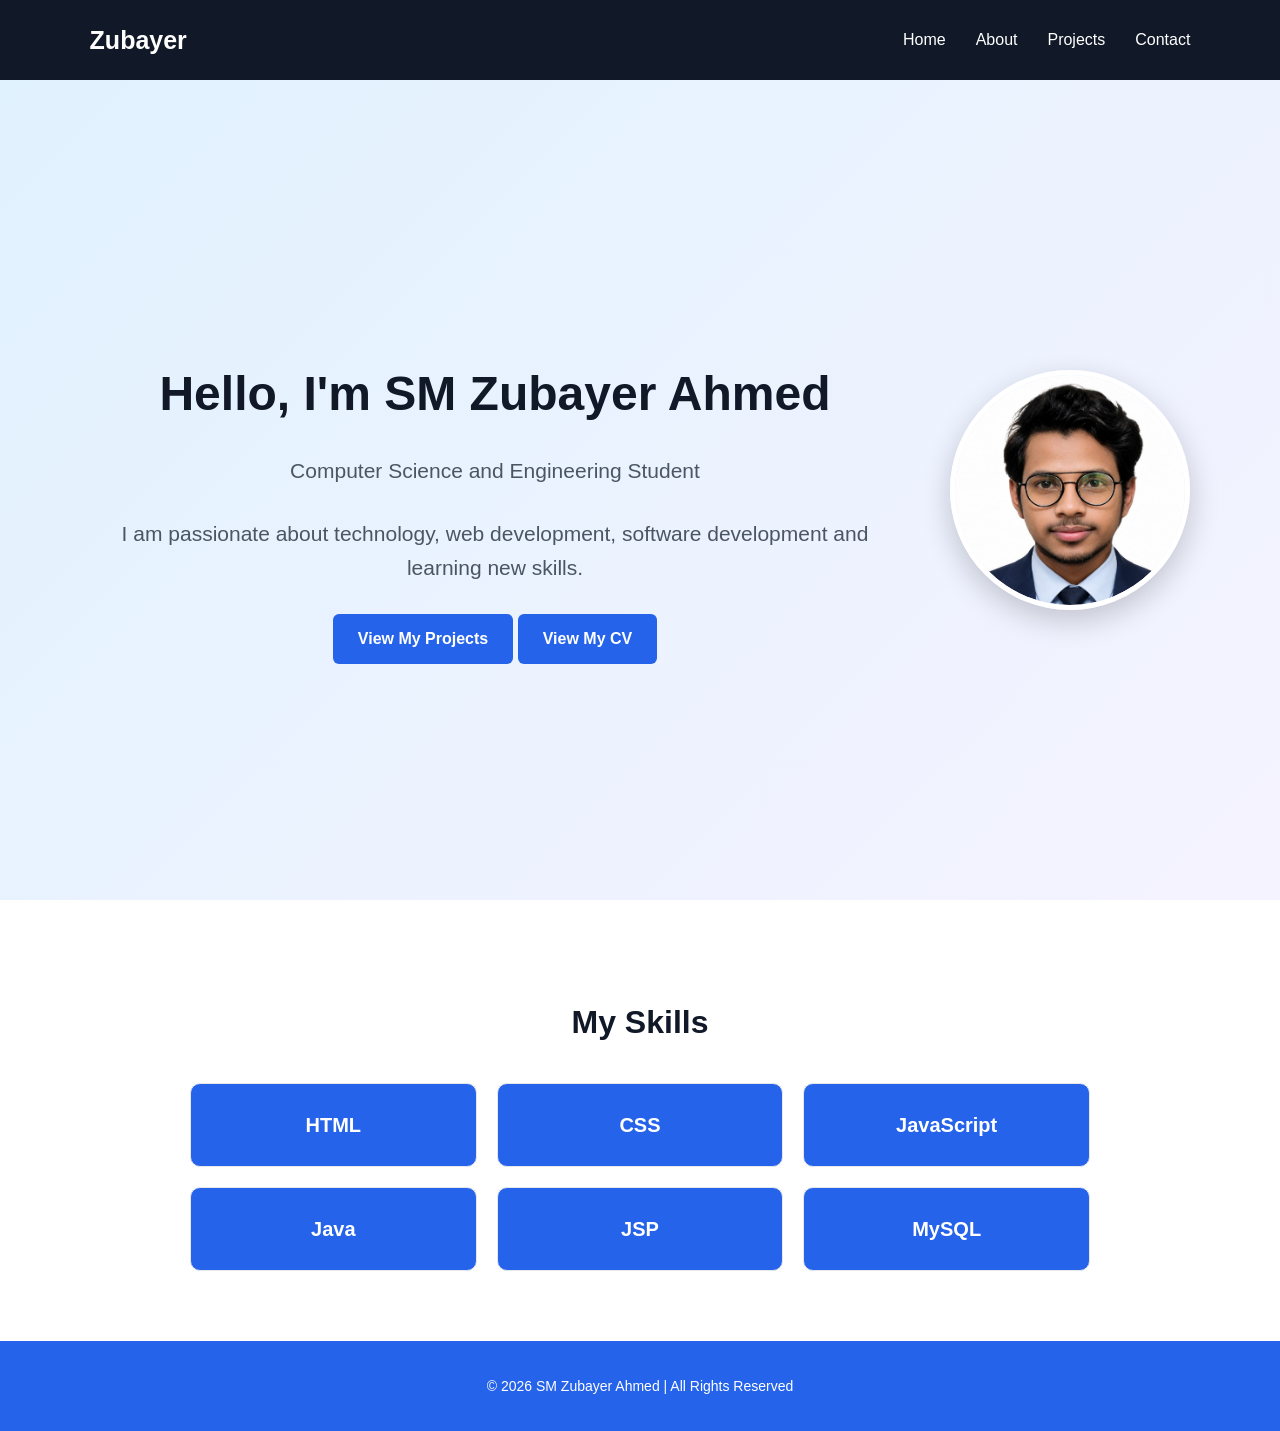
<file: index.html>
<!DOCTYPE html>
<html lang="en">

<head>

    <meta charset="UTF-8">
    <meta name="viewport" content="width=device-width, initial-scale=1.0">

    <title>SM Zubayer Ahmed | Portfolio</title>

    <link rel="stylesheet" href="style.css">

</head>

<body>

    <!-- Navigation -->

    <nav>

        <div class="logo">
            Zubayer
        </div>

        <ul>

            <li>
                <a href="index.html">Home</a>
            </li>

            <li>
                <a href="about.html">About</a>
            </li>

            <li>
                <a href="projects.html">Projects</a>
            </li>

            <li>
                <a href="contact.html">Contact</a>
            </li>

        </ul>

    </nav>


    <!-- Hero Section -->

    <section class="hero">

        <div class="hero-content">

            <!-- Left Side -->

            <div class="hero-text">

                <h1>
                    Hello, I'm SM Zubayer Ahmed
                </h1>

                <p>
                    Computer Science and Engineering Student
                </p>

                <p>
                    I am passionate about technology, web development,
                    software development and learning new skills.
                </p>


                <div class="hero-buttons">

                    <a href="projects.html" class="btn">
                        View My Projects
                    </a>

                    <a href="SM_Zubayer_Ahmed_Professional_CV_Designed.pdf"
                       class="btn"> 
                       View My CV
                    </a>
                       
                        
                    </a>

                </div>

            </div>


            <!-- Right Side -->

            <div class="hero-photo">

                <img
                    src="assets/profile (2).jpg"
                    alt="SM Zubayer Ahmed"
                >

            </div>

        </div>

    </section>


    <!-- Skills -->

    <section class="skills">

        <h2>My Skills</h2>

        <div class="skill-box">

            <div class="card">HTML</div>

            <div class="card">CSS</div>

            <div class="card">JavaScript</div>

            <div class="card">Java</div>

            <div class="card">JSP</div>

            <div class="card">MySQL</div>

        </div>

    </section>


    <!-- Footer -->

    <footer>

        <p>
            © 2026 SM Zubayer Ahmed | All Rights Reserved
        </p>

    </footer>


    <script src="script.js"></script>

</body>

</html>
</file>
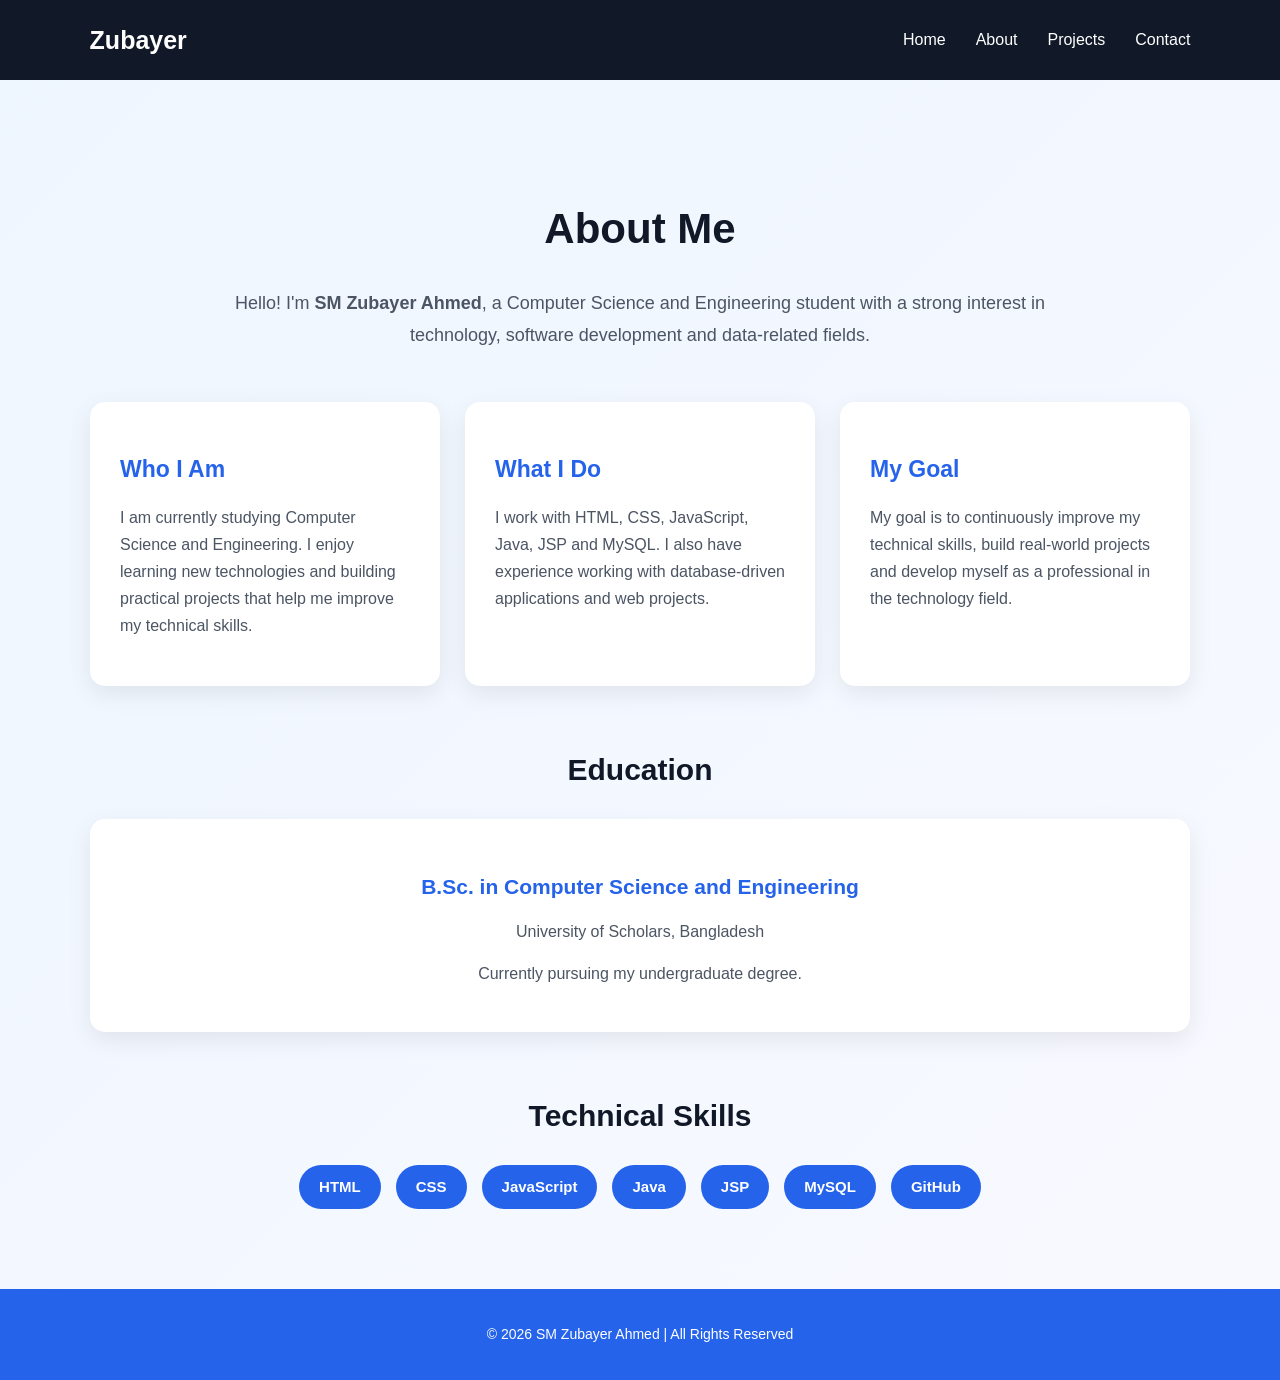
<file: about.html>
<!DOCTYPE html>
<html lang="en">

<head>
    <meta charset="UTF-8">
    <meta name="viewport" content="width=device-width, initial-scale=1.0">

    <title>About | SM Zubayer Ahmed</title>

    <link rel="stylesheet" href="style.css">
</head>

<body>

    <!-- Navigation -->

    <nav>

        <div class="logo">
            Zubayer
        </div>

        <ul>

            <li><a href="index.html">Home</a></li>
            <li><a href="about.html">About</a></li>
            <li><a href="projects.html">Projects</a></li>
            <li><a href="contact.html">Contact</a></li>

        </ul>

    </nav>


    <!-- About Section -->

    <section class="about-section">

        <div class="about-container">

            <h1>About Me</h1>

            <p class="about-intro">
                Hello! I'm <strong>SM Zubayer Ahmed</strong>, a Computer Science
                and Engineering student with a strong interest in technology,
                software development and data-related fields.
            </p>


            <div class="about-grid">

                <div class="about-card">

                    <h2>Who I Am</h2>

                    <p>
                        I am currently studying Computer Science and Engineering.
                        I enjoy learning new technologies and building practical
                        projects that help me improve my technical skills.
                    </p>

                </div>


                <div class="about-card">

                    <h2>What I Do</h2>

                    <p>
                        I work with HTML, CSS, JavaScript, Java, JSP and MySQL.
                        I also have experience working with database-driven
                        applications and web projects.
                    </p>

                </div>


                <div class="about-card">

                    <h2>My Goal</h2>

                    <p>
                        My goal is to continuously improve my technical skills,
                        build real-world projects and develop myself as a
                        professional in the technology field.
                    </p>

                </div>

            </div>


            <!-- Education -->

            <div class="education">

                <h2>Education</h2>

                <div class="education-card">

                    <h3>B.Sc. in Computer Science and Engineering</h3>

                    <p>
                        University of Scholars, Bangladesh
                    </p>

                    <p>
                        Currently pursuing my undergraduate degree.
                    </p>

                </div>

            </div>


            <!-- Skills -->

            <div class="about-skills">

                <h2>Technical Skills</h2>

                <div class="skill-list">

                    <span>HTML</span>
                    <span>CSS</span>
                    <span>JavaScript</span>
                    <span>Java</span>
                    <span>JSP</span>
                    <span>MySQL</span>
                    <span>GitHub</span>

                </div>

            </div>

        </div>

    </section>


    <!-- Footer -->

    <footer>

        <p>
            © 2026 SM Zubayer Ahmed | All Rights Reserved
        </p>

    </footer>


    <script src="script.js"></script>

</body>

</html>
</file>
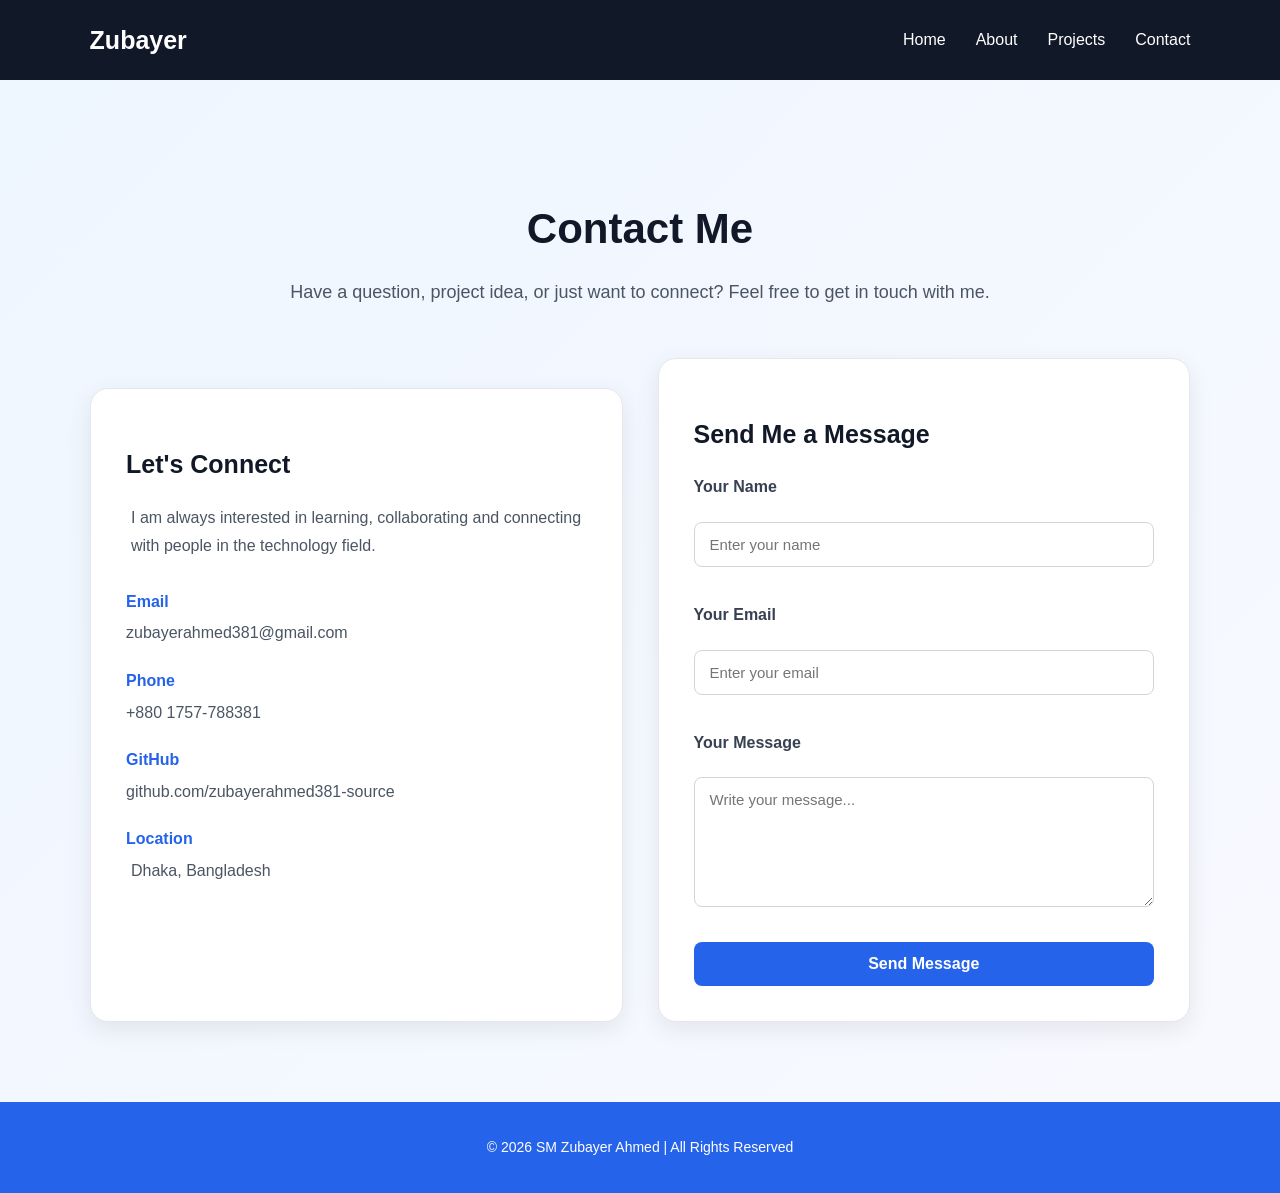
<file: contact.html>
<!DOCTYPE html>
<html lang="en">

<head>

    <meta charset="UTF-8">
    <meta name="viewport" content="width=device-width, initial-scale=1.0">

    <title>Contact | SM Zubayer Ahmed</title>

    <link rel="stylesheet" href="style.css">

</head>

<body>

    <!-- Navigation -->

    <nav>

        <div class="logo">
            Zubayer
        </div>

        <ul>

            <li><a href="index.html">Home</a></li>
            <li><a href="about.html">About</a></li>
            <li><a href="projects.html">Projects</a></li>
            <li><a href="contact.html">Contact</a></li>

        </ul>

    </nav>


    <!-- Contact Section -->

    <section class="contact-section">

        <div class="contact-container">

            <h1>Contact Me</h1>

            <p class="contact-intro">
                Have a question, project idea, or just want to connect?
                Feel free to get in touch with me.
            </p>


            <div class="contact-content">


                <!-- Contact Information -->

                <div class="contact-info">

                    <h2>Let's Connect</h2>

                    <p>
                        I am always interested in learning, collaborating
                        and connecting with people in the technology field.
                    </p>


                    <div class="contact-item">

                        <strong>Email</strong>

                        <a href="mailto:zubayerahmed381@gmail.com">
                            zubayerahmed381@gmail.com
                        </a>

                    </div>


                    <div class="contact-item">

                        <strong>Phone</strong>

                        <a href="tel:+8801757-788381">
                            +880 1757-788381
                        </a>

                    </div>


                    <div class="contact-item">

                        <strong>GitHub</strong>

                        <a href="https://github.com/zubayerahmed381-source"
                           target="_blank">

                            github.com/zubayerahmed381-source

                        </a>

                    </div>


                    <div class="contact-item">

                        <strong>Location</strong>

                        <p>
                            Dhaka, Bangladesh
                        </p>

                    </div>

                </div>


                <!-- Contact Form -->

                <div class="contact-form">

                    <h2>Send Me a Message</h2>

                    <form action="mailto:zubayerahmed381@gmail.com"
                          method="post"
                          enctype="text/plain">

                        <label for="name">
                            Your Name
                        </label>

                        <input
                            type="text"
                            id="name"
                            name="Name"
                            placeholder="Enter your name"
                            required
                        >


                        <label for="email">
                            Your Email
                        </label>

                        <input
                            type="email"
                            id="email"
                            name="Email"
                            placeholder="Enter your email"
                            required
                        >


                        <label for="message">
                            Your Message
                        </label>

                        <textarea
                            id="message"
                            name="Message"
                            rows="6"
                            placeholder="Write your message..."
                            required
                        ></textarea>


                        <button type="submit">
                            Send Message
                        </button>

                    </form>

                </div>

            </div>

        </div>

    </section>


    <!-- Footer -->

    <footer>

        <p>
            © 2026 SM Zubayer Ahmed | All Rights Reserved
        </p>

    </footer>


    <script src="script.js"></script>

</body>

</html>
</file>
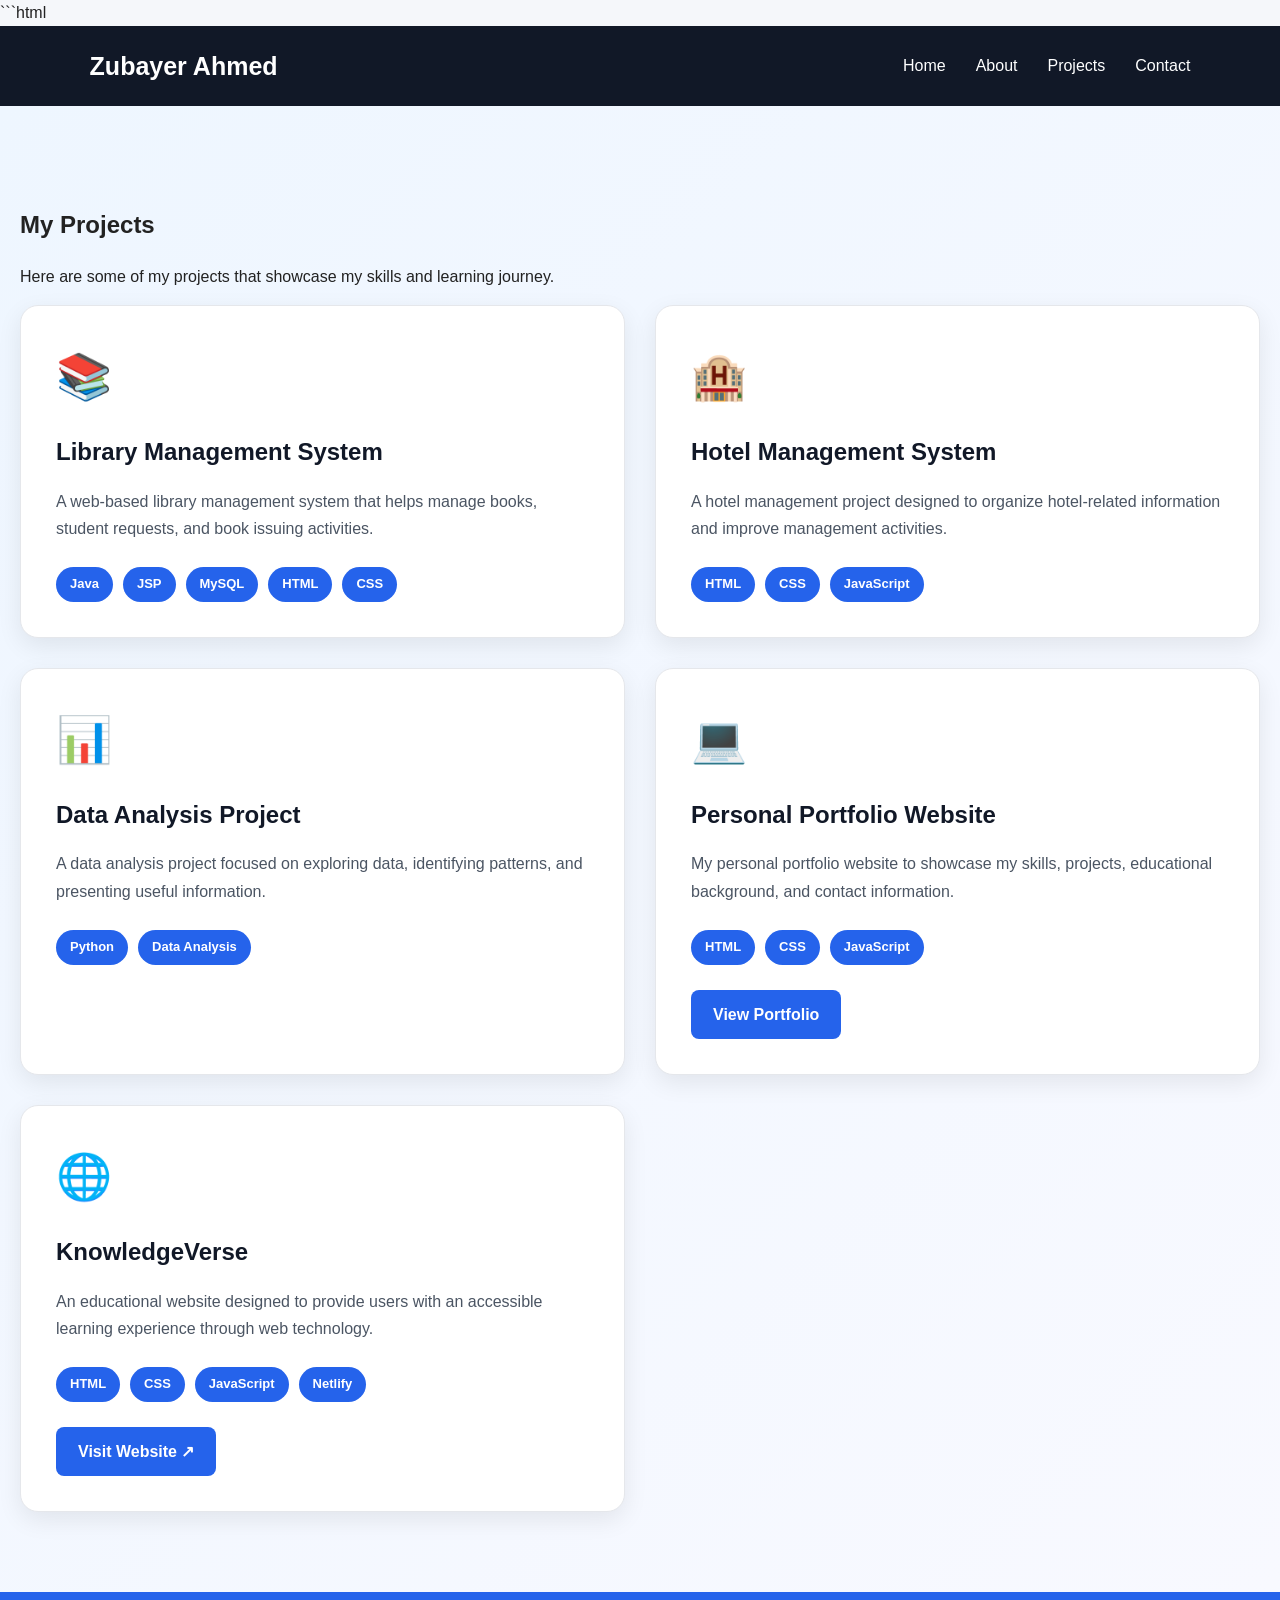
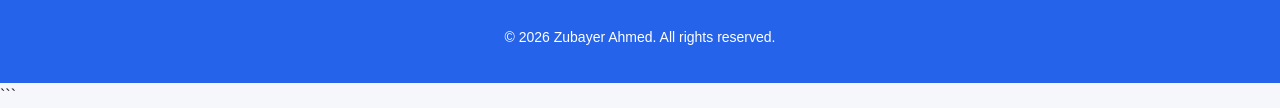
<file: projects.html>
```html
<!DOCTYPE html>
<html lang="en">
<head>
    <meta charset="UTF-8">
    <meta name="viewport" content="width=device-width, initial-scale=1.0">

    <title>My Projects | Zubayer Ahmed</title>

    <link rel="stylesheet" href="style.css">
</head>

<body>

    <!-- Navigation -->
    <nav class="navbar">
        <div class="logo">Zubayer Ahmed</div>

        <ul class="nav-links">
            <li><a href="index.html">Home</a></li>
            <li><a href="index.html#about">About</a></li>
            <li><a href="projects.html" class="active">Projects</a></li>
            <li><a href="index.html#contact">Contact</a></li>
        </ul>
    </nav>

    <!-- Projects Section -->
    <section class="projects-section">

        <div class="section-heading">
            <h1>My Projects</h1>
            <p>
                Here are some of my projects that showcase
                my skills and learning journey.
            </p>
        </div>

        <div class="projects-grid">

            <!-- Project 1 -->
            <div class="project-card">
                <div class="project-icon">📚</div>

                <h2>Library Management System</h2>

                <p>
                    A web-based library management system
                    that helps manage books, student requests,
                    and book issuing activities.
                </p>

                <div class="project-tech">
                    <span>Java</span>
                    <span>JSP</span>
                    <span>MySQL</span>
                    <span>HTML</span>
                    <span>CSS</span>
                </div>
            </div>

            <!-- Project 2 -->
            <div class="project-card">
                <div class="project-icon">🏨</div>

                <h2>Hotel Management System</h2>

                <p>
                    A hotel management project designed
                    to organize hotel-related information
                    and improve management activities.
                </p>

                <div class="project-tech">
                    <span>HTML</span>
                    <span>CSS</span>
                    <span>JavaScript</span>
                </div>
            </div>

            <!-- Project 3 -->
            <div class="project-card">
                <div class="project-icon">📊</div>

                <h2>Data Analysis Project</h2>

                <p>
                    A data analysis project focused on
                    exploring data, identifying patterns,
                    and presenting useful information.
                </p>

                <div class="project-tech">
                    <span>Python</span>
                    <span>Data Analysis</span>
                </div>
            </div>

            <!-- Project 4 -->
            <div class="project-card">
                <div class="project-icon">💻</div>

                <h2>Personal Portfolio Website</h2>

                <p>
                    My personal portfolio website to
                    showcase my skills, projects,
                    educational background, and contact information.
                </p>

                <div class="project-tech">
                    <span>HTML</span>
                    <span>CSS</span>
                    <span>JavaScript</span>
                </div>

                <div class="project-buttons">
                    <a href="index.html" class="btn">
                        View Portfolio
                    </a>
                </div>
            </div>

            <!-- Project 5: KnowledgeVerse -->
            <div class="project-card">
                <div class="project-icon">🌐</div>

                <h2>KnowledgeVerse</h2>

                <p>
                    An educational website designed to provide
                    users with an accessible learning experience
                    through web technology.
                </p>

                <div class="project-tech">
                    <span>HTML</span>
                    <span>CSS</span>
                    <span>JavaScript</span>
                    <span>Netlify</span>
                </div>

                <div class="project-buttons">
                    <a
                        href="https://knowledge-zubayer.netlify.app/"
                        class="btn"
                        target="_blank"
                        rel="noopener noreferrer"
                    >
                        Visit Website ↗
                    </a>
                </div>
            </div>

        </div>
    </section>

    <!-- Footer -->
    <footer class="footer">
        <p>
            &copy; 2026 Zubayer Ahmed.
            All rights reserved.
        </p>
    </footer>

</body>
</html>
```
</file>
<file: style.css>
```css
/* ==============================
   General Settings
================================= */

* {
    margin: 0;
    padding: 0;
    box-sizing: border-box;
}

html {
    scroll-behavior: smooth;
}

body {
    font-family: Arial, Helvetica, sans-serif;
    background-color: #f5f7fa;
    color: #222;
    line-height: 1.6;
}


/* ==============================
   Navigation Bar
================================= */

nav {
    width: 100%;
    background-color: #111827;
    color: white;

    display: flex;
    justify-content: space-between;
    align-items: center;

    padding: 18px 8%;
}

.logo {
    font-size: 25px;
    font-weight: bold;
}

nav ul {
    list-style: none;

    display: flex;
    gap: 30px;
}

nav ul li a {
    color: white;
    text-decoration: none;
    font-size: 16px;

    transition: 0.3s;
}

nav ul li a:hover {
    color: #38bdf8;
}


/* ==============================
   Hero Section
================================= */

.hero {
    min-height: 80vh;

    display: flex;
    flex-direction: column;

    justify-content: center;
    align-items: center;

    text-align: center;

    padding: 40px 20px;

    background: linear-gradient(
        135deg,
        #e0f2fe,
        #f5f3ff
    );
}

.hero h1 {
    font-size: 48px;
    margin-bottom: 15px;
    color: #111827;
}

.hero p {
    font-size: 21px;
    color: #4b5563;
    margin-bottom: 30px;
}


/* ==============================
   Button
================================= */

.btn {
    display: inline-block;

    background-color: #2563eb;
    color: white;

    text-decoration: none;

    padding: 12px 25px;

    border-radius: 6px;

    font-size: 16px;
    font-weight: bold;

    transition: 0.3s;
}

.btn:hover {
    background-color: #1d4ed8;
    transform: translateY(-2px);
}


/* ==============================
   Skills Section
================================= */

.skills {
    padding: 70px 8%;

    text-align: center;

    background-color: white;
     
}

.skills h2 {
    font-size: 32px;

    margin-bottom: 35px;

    color: #111827;
}

.skill-box {
    display: grid;

    grid-template-columns: repeat(3, 1fr);

    gap: 20px;

    max-width: 900px;

    margin: auto;
}

.card {
    
     background: #2563eb;

    border: 1px solid #e5e7eb;

    padding: 25px;

    border-radius: 10px;

    font-size: 20px;

    font-weight: bold;
 color:white;
    transition: 0.3s;
}

.card:hover {
    transform: translateY(-5px);

    box-shadow: 0 10px 25px rgba(0, 0, 0, 0.08);

    border-color: #2563eb;
}


/* ==============================
   Footer
================================= */

footer {
    background-color: #111827;
     background: #2563eb;

    color: white;

    text-align: center;

    padding: 20px;
}

footer p {
    font-size: 14px;
}


/* ==============================
   Responsive Design
================================= */

@media (max-width: 768px) {

    nav {
        flex-direction: column;

        gap: 15px;

        padding: 20px;
    }

    nav ul {
        gap: 15px;

        flex-wrap: wrap;

        justify-content: center;
    }

    .hero h1 {
        font-size: 35px;
    }

    .hero p {
        font-size: 18px;
    }

    .skill-box {
        grid-template-columns: 1fr;
    }

}


/* ==============================
   Small Mobile Devices
================================= */

@media (max-width: 480px) {

    .hero h1 {
        font-size: 28px;
    }

    .hero p {
        font-size: 16px;
    }

    nav ul li a {
        font-size: 14px;
    }

}
```
/* ==============================
   Contact Form
================================= */

.contact-form {
    max-width: 600px;
    margin: 0 auto 40px;
}

.contact-form form {
    display: flex;
    flex-direction: column;
    gap: 15px;
}

.contact-form input,
.contact-form textarea {
    width: 100%;
    padding: 14px;

    border: 1px solid #d1d5db;

    border-radius: 6px;

    font-size: 16px;

    font-family: Arial, Helvetica, sans-serif;

    outline: none;
}

.contact-form input:focus,
.contact-form textarea:focus {
    border-color: #2563eb;
}

.contact-form textarea {
    resize: vertical;
}

.contact-form button {
    border: none;
    cursor: pointer;
}

.contact-info {
    margin-top: 30px;
}

.contact-info h3 {
    margin-bottom: 10px;
}

.contact-info p {
    margin: 5px;
}
/* Professional Profile Photo */


/* Final Hero Layout Fix */

.hero {
    padding: 80px 20px;
}

.hero-content {
    max-width: 1100px;
    margin: auto;
    display: flex;
    align-items: center;
    justify-content: space-between;
    gap: 60px;
}

.hero-text {
    flex: 1;
}

.hero-photo {
    flex-shrink: 0;
}

.hero-photo img {
    width: 220px;
    height: 220px;
    object-fit: cover;
    object-position: center top;
    border-radius: 50%;
    border: 5px solid white;
    box-shadow: 0 8px 25px rgba(0, 0, 0, 0.25);
}

/* Mobile Responsive */

@media (max-width: 768px) {

    .hero-content {
        flex-direction: column;
        text-align: center;
    }

    .hero-photo {
        order: -1;
    }

    .hero-photo img {
        width: 180px;
        height: 180px;
    }

    nav ul {
        gap: 12px;
    }

}
/* =========================================
   ABOUT PAGE
   ========================================= */

.about-section {
    min-height: 100vh;
    padding: 80px 20px;
    background: linear-gradient(135deg, #eef6ff, #f8f9ff);
}

.about-container {
    max-width: 1100px;
    margin: auto;
}

.about-container > h1 {
    text-align: center;
    font-size: 42px;
    margin-bottom: 25px;
    color: #111827;
}

.about-intro {
    max-width: 850px;
    margin: 0 auto 50px;
    text-align: center;
    font-size: 18px;
    line-height: 1.8;
    color: #4b5563;
}


/* About Cards */

.about-grid {
    display: grid;
    grid-template-columns: repeat(3, 1fr);
    gap: 25px;
}

.about-card {
    background: white;
    padding: 30px;
    border-radius: 15px;
    box-shadow: 0 8px 25px rgba(0, 0, 0, 0.08);
    transition: transform 0.3s ease, box-shadow 0.3s ease;
}

.about-card:hover {
    transform: translateY(-8px);
    box-shadow: 0 15px 35px rgba(0, 0, 0, 0.12);
}

.about-card h2 {
    color: #2563eb;
    margin-bottom: 15px;
    font-size: 23px;
}

.about-card p {
    color: #4b5563;
    line-height: 1.7;
    font-size: 16px;
}


/* Education */

.education {
    margin-top: 60px;
}

.education > h2,
.about-skills > h2 {
    text-align: center;
    font-size: 30px;
    margin-bottom: 25px;
    color: #111827;
}

.education-card {
    background: white;
    padding: 30px;
    border-radius: 15px;
    text-align: center;
    box-shadow: 0 8px 25px rgba(0, 0, 0, 0.08);
}

.education-card h3 {
    color: #2563eb;
    font-size: 21px;
    margin-bottom: 12px;
}

.education-card p {
    color: #4b5563;
    line-height: 1.6;
}


/* Technical Skills */

.about-skills {
    margin-top: 60px;
}

.skill-list {
    display: flex;
    justify-content: center;
    flex-wrap: wrap;
    gap: 15px;
}

.skill-list span {
    background: #2563eb;
    color: white;
    padding: 10px 20px;
    border-radius: 25px;
    font-size: 15px;
    font-weight: 600;
    transition: transform 0.3s ease;
}

.skill-list span:hover {
    transform: translateY(-4px);
}


/* Mobile Responsive */

@media (max-width: 768px) {

    .about-section {
        padding: 60px 20px;
    }

    .about-container > h1 {
        font-size: 34px;
    }

    .about-grid {
        grid-template-columns: 1fr;
    }

    .about-intro {
        font-size: 16px;
    }

    .education-card {
        padding: 25px 20px;
    }

    .education-card h3 {
        font-size: 19px;
    }

}
/* =========================================
   PROJECTS PAGE
   ========================================= */

.projects-section {
    min-height: 100vh;
    padding: 80px 20px;
    background: linear-gradient(135deg, #eef6ff, #f8f9ff);
}

.projects-container {
    max-width: 1100px;
    margin: auto;
}

.projects-container > h1 {
    text-align: center;
    font-size: 42px;
    color: #111827;
    margin-bottom: 15px;
}

.projects-intro {
    text-align: center;
    max-width: 750px;
    margin: 0 auto 50px;
    color: #4b5563;
    font-size: 18px;
    line-height: 1.7;
}


/* Project Grid */

.projects-grid {
    display: grid;
    grid-template-columns: repeat(2, 1fr);
    gap: 30px;
}


/* Project Card */

.project-card {
    background: white;
    padding: 35px;
    border-radius: 18px;
    box-shadow: 0 8px 25px rgba(0, 0, 0, 0.08);
    transition: transform 0.3s ease, box-shadow 0.3s ease;
    border: 1px solid #e5e7eb;
}

.project-card:hover {
    transform: translateY(-8px);
    box-shadow: 0 18px 40px rgba(0, 0, 0, 0.12);
}


/* Project Icon */

.project-icon {
    font-size: 45px;
    margin-bottom: 20px;
}


/* Project Title */

.project-card h2 {
    color: #111827;
    font-size: 24px;
    margin-bottom: 15px;
}


/* Project Description */

.project-card p {
    color: #4b5563;
    font-size: 16px;
    line-height: 1.7;
    margin-bottom: 25px;
}


/* Technology Tags */

.project-tech {
    display: flex;
    flex-wrap: wrap;
    gap: 10px;
}

.project-tech span {
    background: #2563eb;
    color: white;
    padding: 7px 14px;
    border-radius: 20px;
    font-size: 13px;
    font-weight: 600;
}


/* Mobile Responsive */

@media (max-width: 768px) {

    .projects-section {
        padding: 60px 20px;
    }

    .projects-container > h1 {
        font-size: 34px;
    }

    .projects-intro {
        font-size: 16px;
    }

    .projects-grid {
        grid-template-columns: 1fr;
    }

    .project-card {
        padding: 28px;
    }

}
/* =========================================
   CONTACT PAGE
   ========================================= */

.contact-section {
    min-height: 100vh;
    padding: 80px 20px;
    background: linear-gradient(135deg, #eef6ff, #f8f9ff);
}

.contact-container {
    max-width: 1100px;
    margin: auto;
}

.contact-container > h1 {
    text-align: center;
    font-size: 42px;
    color: #111827;
    margin-bottom: 15px;
}

.contact-intro {
    max-width: 700px;
    margin: 0 auto 50px;
    text-align: center;
    color: #4b5563;
    font-size: 18px;
    line-height: 1.7;
}


/* Contact Layout */

.contact-content {
    display: grid;
    grid-template-columns: 1fr 1fr;
    gap: 35px;
}


/* Contact Information */

.contact-info,
.contact-form {
    background: white;
    padding: 35px;
    border-radius: 18px;
    box-shadow: 0 8px 25px rgba(0, 0, 0, 0.08);
    border: 1px solid #e5e7eb;
}

.contact-info h2,
.contact-form h2 {
    color: #111827;
    font-size: 25px;
    margin-bottom: 20px;
}

.contact-info > p {
    color: #4b5563;
    line-height: 1.7;
    margin-bottom: 30px;
}


/* Contact Items */

.contact-item {
    margin-bottom: 22px;
}

.contact-item strong {
    display: block;
    color: #2563eb;
    margin-bottom: 6px;
}

.contact-item a,
.contact-item p {
    color: #4b5563;
    text-decoration: none;
    line-height: 1.6;
}

.contact-item a:hover {
    color: #2563eb;
}


/* Contact Form */

.contact-form form {
    display: flex;
    flex-direction: column;
}

.contact-form label {
    margin-bottom: 7px;
    color: #374151;
    font-weight: 600;
}

.contact-form input,
.contact-form textarea {
    width: 100%;
    padding: 13px 15px;
    margin-bottom: 20px;
    border: 1px solid #d1d5db;
    border-radius: 8px;
    font-family: inherit;
    font-size: 15px;
    outline: none;
    box-sizing: border-box;
    transition: border-color 0.3s ease,
                box-shadow 0.3s ease;
}

.contact-form input:focus,
.contact-form textarea:focus {
    border-color: #2563eb;
    box-shadow: 0 0 0 3px rgba(37, 99, 235, 0.12);
}

.contact-form textarea {
    resize: vertical;
}


/* Send Button */

.contact-form button {
    padding: 13px 20px;
    background: #2563eb;
    color: white;
    border: none;
    border-radius: 8px;
    font-size: 16px;
    font-weight: 600;
    cursor: pointer;
    transition: background 0.3s ease,
                transform 0.3s ease;
}

.contact-form button:hover {
    background: #1d4ed8;
    transform: translateY(-2px);
}


/* Mobile Responsive */

@media (max-width: 768px) {

    .contact-section {
        padding: 60px 20px;
    }

    .contact-container > h1 {
        font-size: 34px;
    }

    .contact-intro {
        font-size: 16px;
    }

    .contact-content {
        grid-template-columns: 1fr;
    }

    .contact-info,
    .contact-form {
        padding: 28px 22px;
    }

}
/* =========================================
   FINAL RESPONSIVE & OVERFLOW FIX
   ========================================= */

/* Prevent horizontal scrolling */

html,
body {
    width: 100%;
    max-width: 100%;
    overflow-x: hidden;
    margin: 0;
    padding: 0;
    box-sizing: border-box;
}

*,
*::before,
*::after {
    box-sizing: border-box;
}


/* =========================================
   NAVIGATION FIX
   ========================================= */

nav {
    width: 100%;
    max-width: 100%;
    padding: 20px 7%;
    display: flex;
    align-items: center;
    justify-content: space-between;
    gap: 20px;
}

nav ul {
    display: flex;
    align-items: center;
    justify-content: flex-end;
    gap: 30px;
    margin: 0;
    padding: 0;
    list-style: none;
    flex-wrap: wrap;
}

nav ul li {
    white-space: nowrap;
}

nav ul li a {
    text-decoration: none;
}


/* =========================================
   HOME HERO FIX
   ========================================= */

.hero {
    width: 100%;
    max-width: 100%;
    min-height: calc(100vh - 80px);
    padding: 70px 20px;
    display: flex;
    align-items: center;
    justify-content: center;
}

.hero-content {
    width: 100%;
    max-width: 1100px;
    margin: 0 auto;

    display: flex;
    align-items: center;
    justify-content: space-between;

    gap: 50px;
}

.hero-text {
    flex: 1;
    min-width: 0;
}

.hero-photo {
    flex: 0 0 auto;
}

.hero-photo img {
    display: block;
    width: 220px;
    height: 220px;
    object-fit: cover;
    object-position: center top;
    border-radius: 50%;
    border: 5px solid white;
    box-shadow: 0 8px 25px rgba(0, 0, 0, 0.20);
}


/* =========================================
   MOBILE / SMALL SCREEN
   ========================================= */

@media (max-width: 768px) {

    nav {
        padding: 18px 20px;
        flex-direction: column;
    }

    nav ul {
        justify-content: center;
        gap: 15px;
    }

    .hero {
        padding: 60px 20px;
    }

    .hero-content {
        flex-direction: column;
        text-align: center;
        gap: 30px;
    }

    .hero-photo {
        order: -1;
    }

    .hero-photo img {
        width: 180px;
        height: 180px;
    }

}


/* =========================================
   VERY SMALL SCREEN
   ========================================= */

@media (max-width: 480px) {

    nav ul {
        gap: 10px;
        font-size: 14px;
    }

    .hero h1 {
        font-size: 32px;
    }

    .hero-photo img {
        width: 160px;
        height: 160px;
    }

}
/* Profile Photo - Fixed Shape */

.hero-photo {
    width: 240px;
    height: 240px;
    flex-shrink: 0;
    border-radius: 50%;
    overflow: hidden;
    border: 5px solid white;
    box-shadow: 0 10px 30px rgba(0, 0, 0, 0.20);
}

.hero-photo img {
    width: 100%;
    height: 100%;
    display: block;
    object-fit: cover;
    object-position: center top;
    border-radius: 50%;
    border: none;
    box-shadow: none;
}
@media (max-width: 768px) {

    .hero-photo {
        width: 190px;
        height: 190px;
    }

    .hero-photo img {
        width: 100%;
        height: 100%;
    }

}

/* KnowledgeVerse Visit Button */

.project-buttons {
    margin-top: 25px;
}

.project-buttons .btn {
    display: inline-block;
    background: #2563eb;
    color: #ffffff;
    padding: 12px 22px;
    border-radius: 8px;
    text-decoration: none;
    font-weight: bold;
    transition: 0.3s ease;
}

.project-buttons .btn:hover {
    background: #1d4ed8;
    transform: translateY(-2px);
}
</file>
